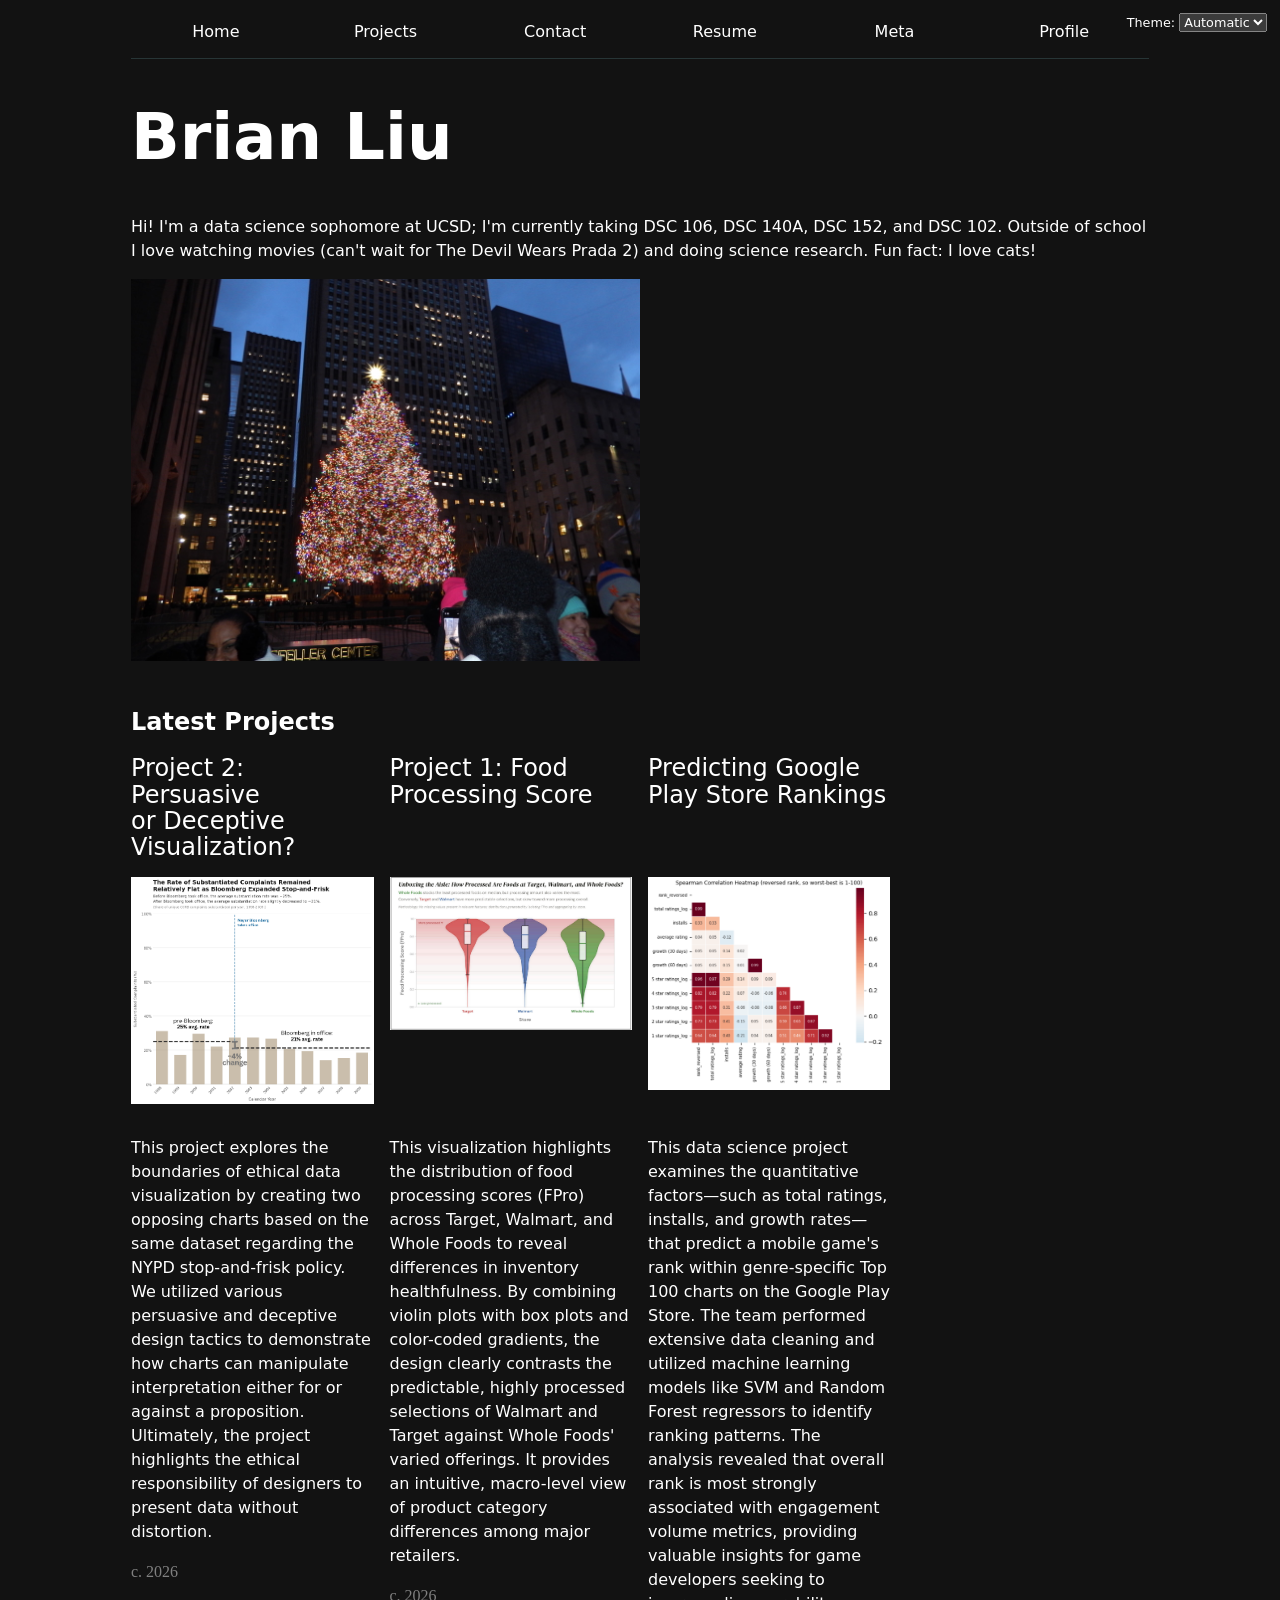
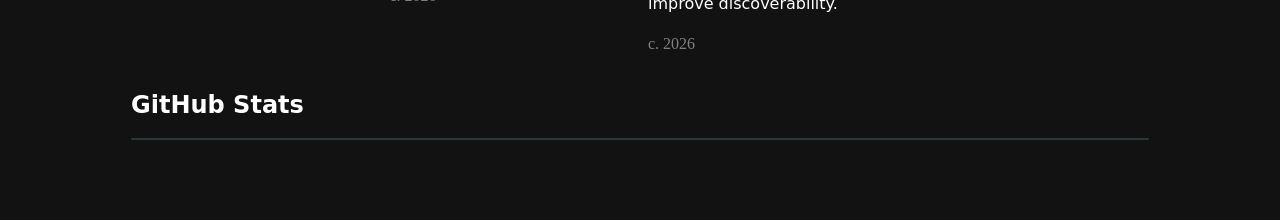
<file: index.html>
<!DOCTYPE html>
<html lang="en">
<head>
    <meta charset="UTF-8">
    <meta name="viewport" content="width=device-width, initial-scale=1.0">
    <title>Brian Liu: Personal site and portfolio</title>
    <link rel="stylesheet" href="style.css">

    <script type="module" src="global.js"></script>
    <script src="index.js" type="module" defer></script>
</head>
<body>
    <!-- <nav>
        <a href="index.html" class="current">Home</a>
        <a href="projects/index.html">Projects</a>
        <a href="resume/index.html">Resume</a>
        <a href="contact/index.html">Contact</a>
        <a href="https://github.com/brianzliu" target="_blank">Profile</a>
    </nav> -->


    <h1>Brian Liu</h1>
    <p>
        Hi! I'm a data science sophomore at UCSD; I'm currently taking DSC 106, 
        DSC 140A, DSC 152, and DSC 102. Outside of school I love watching movies 
        (can't wait for The Devil Wears Prada 2) and doing science research. 
        Fun fact: I love cats!
    </p>
    <img src="images/rockefeller-tree.jpeg" alt="Photo of the tree at Rockefeller Center I took this past winter" style="max-width: 50%;">


    <h2>Latest Projects</h2>
    <div class="projects">
    <!-- Dynamically added content will appear here -->
    </div>

    <h2>GitHub Stats</h2>
    <div id="profile-stats">
        <!-- placeholder -->
    </div>

    
</body>
</html>
</file>
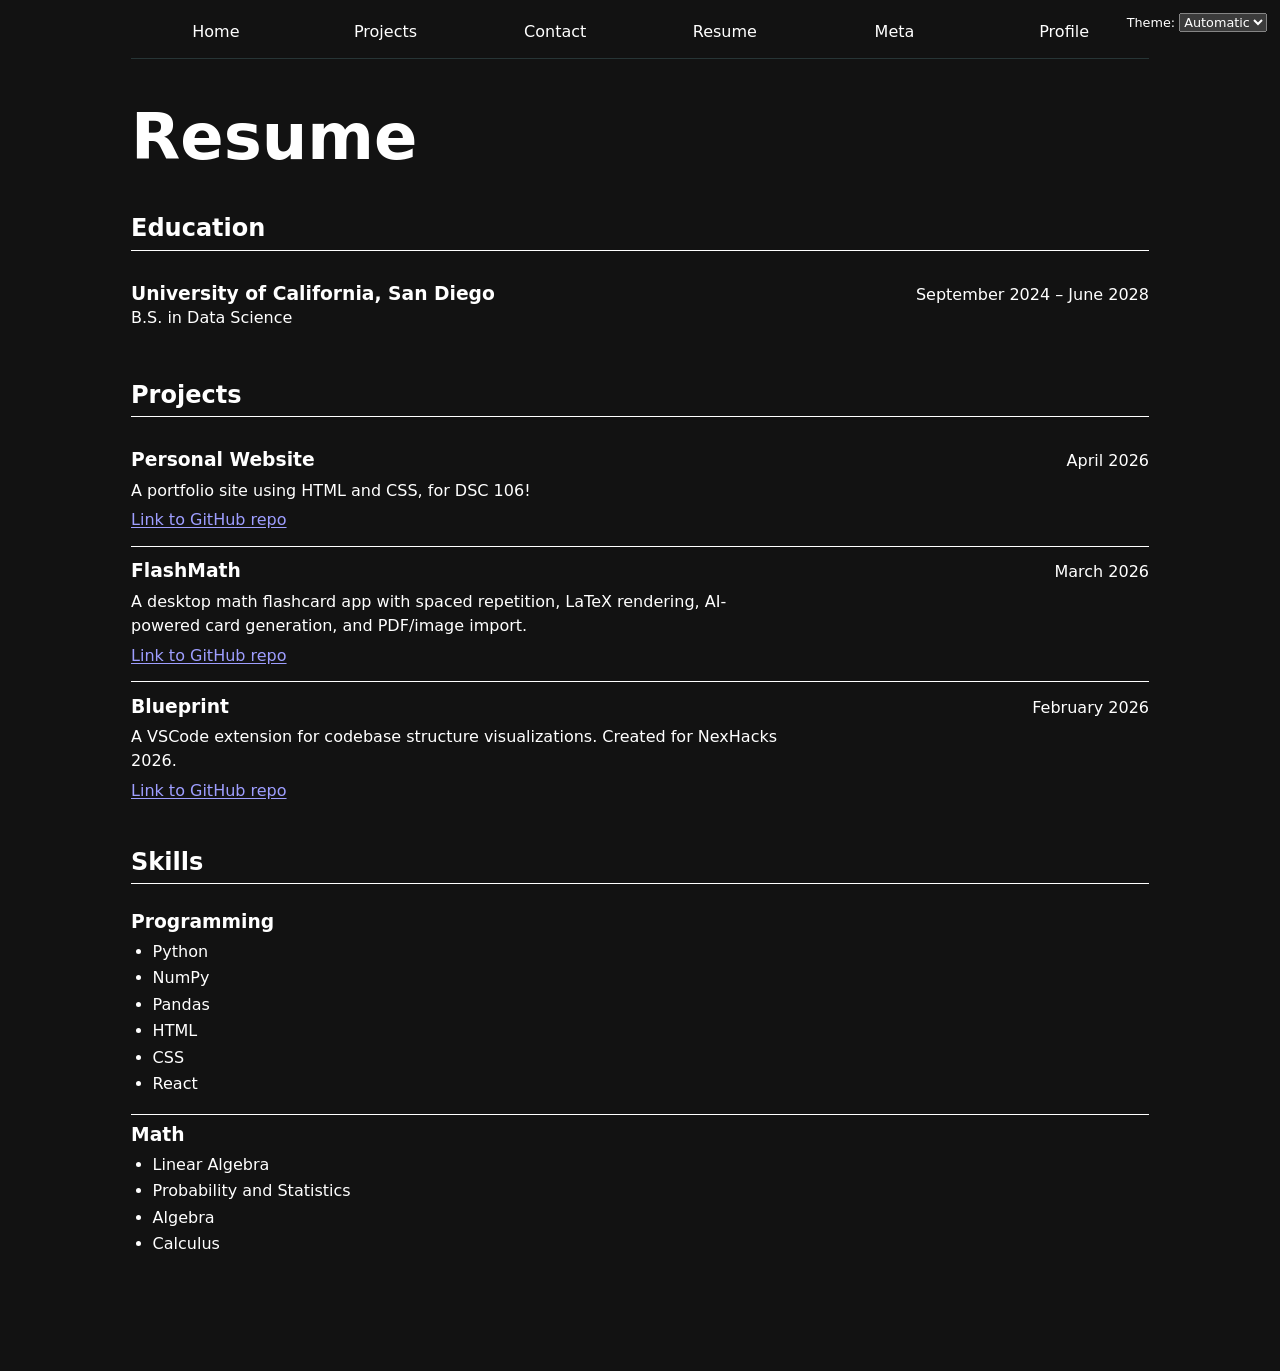
<file: resume/index.html>
<!DOCTYPE html>
<html lang="en">
<head>
    <meta charset="UTF-8">
    <meta name="viewport" content="width=device-width, initial-scale=1.0">
    <title>Resume</title>
    <link rel="stylesheet" href="../style.css">
    <style>
    /* Resume: spacing and layout only — inherits site font and color */

    #education,
    #projects,
    #skills {
        margin-block: 2em;
    }

    section > h2 {
        font-weight: 600;
        margin: 0 0 0.75em;
        padding-bottom: 0.35em;
        border-bottom: 1px solid;
    }

    article {
        padding: 0.85em 0;
        border-bottom: 1px solid;
    }

    article:last-child {
        border-bottom: none;
    }

    article header {
        display: flex;
        justify-content: space-between;
        align-items: baseline;
        flex-wrap: wrap;
        gap: 0.5em 1em;
        margin-bottom: 0.35em;
    }

    article header h3 {
        margin: 0;
    }

    article header > div {
        display: flex;
        flex-direction: column;
        gap: 0.15em;
        min-width: 0;
    }

    article header time,
    article header p {
        margin: 0;
    }

    article > p {
        margin-block: 0.35em;
        max-width: 65ch;
    }

    article a {
        text-underline-offset: 0.15em;
    }

    #skills article {
        padding: 0.6em 0 1em;
    }

    #skills article h3 {
        margin: 0 0 0.4em;
        font-weight: 600;
    }

    #skills ul {
        margin: 0;
        padding-left: 1.35em;
    }

    #skills li {
        margin-block: 0.15em;
    }
    </style>
</head>
<body>
    <!-- <nav>
        <a href="../index.html">Home</a>
        <a href="../projects/index.html">Projects</a>
        <a href="index.html" class="current">Resume</a>
        <a href="../contact/index.html">Contact</a>
        <a href="https://github.com/brianzliu" target="_blank">Profile</a>
    </nav> -->

    <h1>Resume</h1>

    <section id="education">
        <h2>Education</h2>

        <article>
            <header>
                <div>
                    <h3>University of California, San Diego</h3>
                    <p>B.S. in Data Science</p>
                </div>
                <p><time datetime="2024-09">September 2024</time> – <time datetime="2028-06">June 2028</time></p>
            </header>
        </article>
    </section>
    
    <section id="projects">
        <h2>Projects</h2>

        <article>
            <header>
                <h3>Personal Website</h3>
                <time datetime="2026-04">April 2026</time>
            </header>
            <p>A portfolio site using HTML and CSS, for DSC 106!</p>
            <a href="https://github.com/brianzliu/dsc106-portfolio">Link to GitHub repo</a>
        </article>
        <article>
            <header>
                <h3>FlashMath</h3>
                <time datetime="2026-03">March 2026</time>
            </header>
            <p>A desktop math flashcard app with spaced repetition, LaTeX rendering, AI-powered card generation, and PDF/image import.</p>
            <a href="https://github.com/brianzliu/FlashMath">Link to GitHub repo</a>
        </article>
        <article>
            <header>
                <h3>Blueprint</h3>
                <time datetime="2026-02">February 2026</time>
            </header>
            <p>A VSCode extension for codebase structure visualizations. Created for NexHacks 2026.</p>
            <a href="https://github.com/laura-lz/blueprint">Link to GitHub repo</a>
        </article>
    </section>

    <section id="skills">
        <h2>Skills</h2>
        <article>
            <h3>Programming</h3>
            <ul>
                <li>Python</li>
                <li>NumPy</li>
                <li>Pandas</li>
                <li>HTML</li>
                <li>CSS</li>
                <li>React</li>
            </ul>
        </article>
        <article>
            <h3>Math</h3>
            <ul>
                <li>Linear Algebra</li>
                <li>Probability and Statistics</li>
                <li>Algebra</li>
                <li>Calculus</li>
            </ul>
        </article>
    </section>

    <script type="module" src="../global.js"></script>
</body>
</html>
</file>
<file: style.css>
:root {
  --color-accent: oklch(65% 50% 0);
  color-scheme: dark;
}

body {
  /* Set line height to 1.5 times the font size
        and use the OS’s UI font as the website font
      */
  font: 100%/1.5 system-ui;
  max-width: 100ch;
  margin-inline: auto;
  margin-block: 0;
  padding: 0.75em 5% 5%;
}

img {
  max-width: 100%;
  height: auto;
  display: block;
}

nav {
  display: flex;
  margin-bottom: 2em;
  border-bottom-width: 1px;
  border-bottom-style: solid;

  --border-color: oklch(50% 10% 200 / 40%);
  border-bottom-color: var(--border-color);

}

nav a {
  flex: 1;
  text-decoration: none;
  color: inherit;
  text-align: center;
  padding: 0.5em;
  /* Same thickness as hover/current so layout does not shift */
  border-bottom: 0.4em solid transparent;
}

nav a.current {
  border-bottom-color: var(--border-color);
  font-weight: bold;
}

nav a:hover {
  border-bottom-color: var(--color-accent);
  background-color: color-mix(in oklch, var(--color-accent), canvas 85%);
}

form {
  display: grid;
  grid-template-columns: auto 1fr;
  gap: 1em;
  margin-left: 20%;
  margin-right: 20%;

}

form label {
  display: grid;
  grid-template-columns: subgrid;
  grid-column: 1 / -1;
}

form input,
form textarea, 
select {
  font: inherit;
}

form button {
  grid-column: 1 / -1;
  padding-top: 0.5%;
  padding-bottom: 0.5%;
  font-size: 16px;
}


.projects {
  display: grid;
  grid-template-columns: repeat(auto-fill, minmax(15em, 1fr));
  gap: 1em;
}

.projects article {
  display: grid;
  grid-template-rows: subgrid;
  grid-row: span 3;
  margin: 0;
}

.projects article h2 {
  margin: 0;
  font-weight: normal;
}

#profile-stats {
  display: flex;
  gap: 1px;
  background: oklch(50% 10% 200 / 20%);
  border: 1px solid oklch(50% 10% 200 / 30%);
  border-radius: 0.75em;
  overflow: hidden;
  margin-block: 1em;
}

#profile-stats .stat {
  flex: 1;
  display: flex;
  flex-direction: column;
  align-items: center;
  padding: 1.2em 0.5em;
  background: canvas;
  gap: 0.2em;
  transition: background 0.2s;
}

#profile-stats .stat:hover {
  background: color-mix(in oklch, var(--color-accent), canvas 88%);
}

#profile-stats .stat-value {
  font-size: 2em;
  font-weight: 700;
  color: var(--color-accent);
  line-height: 1;
}

#profile-stats .stat-label {
  font-size: 0.75em;
  opacity: 0.6;
  text-transform: uppercase;
  letter-spacing: 0.05em;
}

img + h2 {
  margin-top: 2em;
}

h1 {
  font-size: 400%;
}

h1, h2, h3, h4, h5, h6 {
  line-height: 1.1;
  text-wrap: balance;
}

label.color-scheme {
  position: absolute;
  top: 1em;
  right: 1em;
  font-size: 80%;
}




#projects-plot {
  max-width: 20em;
  margin-block: 2em;
  overflow: visible;
}

.container {
  display: flex;
  align-items: center;
  gap: 2em;
}

.legend {
  flex: 1;
  display: grid;
  grid-template-columns: repeat(auto-fill, minmax(9em, 1fr));
  gap: 1em;
  border: 1px solid oklch(50% 10% 200 / 30%);
  border-radius: 0.75em;
  padding: 1em;
  margin: 1em 0;
  list-style: none;
}

.legend li {
  display: flex;
  align-items: center;
  gap: 0.5em;
}

.swatch {
  display: inline-block;
  width: 1em;
  height: 1em;
  background-color: var(--color);
  border-radius: 50%;
}

/* Styling for project year */
.project-year {
  font-family: Baskerville, serif;
  font-variant-numeric: oldstyle-nums;
  color: gray;
}

/* Pie chart interactions */
svg:has(path:hover) path:not(:hover) {
  opacity: 0.5;
}

path {
  transition: 300ms;
  cursor: pointer;
}

.selected {
  --color: oklch(60% 45% 0) !important;
}

.selected:is(path) {
  fill: var(--color);
}

/* Style the search bar */
.searchBar {
  display: block;
  width: 100%;
  padding: 0.75em 1em;
  font-size: 1.1em;
  margin-block: 2em;
  border-radius: 0.5em;
  border: 1px solid oklch(50% 10% 200 / 40%);
  background: canvas;
  color: inherit;
  box-sizing: border-box;
  font-family: inherit;
}

.searchBar:focus {
  outline: none;
  border-color: var(--color-accent);
  box-shadow: 0 0 0 2px color-mix(in oklch, var(--color-accent), transparent 70%);
}

/* ===== Meta page styles ===== */

#stats .stats {
  display: grid;
  grid-auto-flow: column;
  grid-auto-columns: 1fr;
  grid-template-rows: auto auto;
  gap: 0.25em 2em;
  padding: 0;
  margin-block: 1.5em;
  border: none;
}

#stats .stats dt {
  grid-row: 1;
  font-size: 0.8em;
  text-transform: uppercase;
  letter-spacing: 0.05em;
  opacity: 0.55;
  font-weight: 500;
  margin: 0;
}

#stats .stats dd {
  grid-row: 2;
  margin: 0;
  font-size: 2.5em;
  font-weight: 300;
  line-height: 1;
  color: inherit;
}

/* Language breakdown: monospace stacked columns */
#language-breakdown.stats {
  display: grid;
  grid-auto-flow: column;
  grid-auto-columns: 1fr;
  grid-template-rows: auto auto;
  justify-items: center;
  text-align: center;
  gap: 0.25em 2em;
  padding: 0;
  border: none;
  border-radius: 0;
  margin-block: 1.5em;
  font-family: ui-monospace, "SF Mono", Menlo, Consolas, monospace;
}

#language-breakdown.stats dt {
  grid-row: 1;
  margin: 0;
  font-size: 1.5em;
  font-weight: 400;
  text-transform: uppercase;
  letter-spacing: 0;
  opacity: 1;
}

#language-breakdown.stats dd {
  grid-row: 2;
  margin: 0;
  display: flex;
  flex-direction: column;
  align-items: center;
  font-size: 1.5em;
  font-weight: 400;
  line-height: 1.4;
}

#language-breakdown.stats dd .lines,
#language-breakdown.stats dd .pct {
  display: block;
}

/* Scatterplot */
#chart {
  margin-block: 1.5em;
}

.gridlines line {
  stroke: oklch(70% 5% 200 / 25%);
  stroke-dasharray: 2 2;
}

.gridlines path {
  display: none;
}

circle {
  transition: 200ms;
  transform-origin: center;
  transform-box: fill-box;
  @starting-style {
    r: 0;
  }
}

circle:hover {
  transform: scale(1.5);
}

circle.selected {
  fill: #ef8a8a;
}

/* Tooltip */
dl.info {
  display: grid;
  grid-template-columns: auto 1fr;
  gap: 0.25em 1em;
  margin: 0;
  padding: 0.75em 1em;
  transition-duration: 500ms;
  transition-property: opacity, visibility;
}

dl.info dt {
  margin: 0;
  font-size: 0.75em;
  text-transform: uppercase;
  letter-spacing: 0.05em;
  opacity: 0.6;
  align-self: center;
}

dl.info dd {
  margin: 0;
  font-weight: 500;
}

dl.info a {
  color: var(--color-accent);
}

.tooltip {
  position: fixed;
  top: 1em;
  left: 1em;
  background-color: color-mix(in oklch, canvas, transparent 15%);
  backdrop-filter: blur(8px);
  box-shadow: 0 4px 16px oklch(0% 0 0 / 25%);
  border: 1px solid oklch(50% 10% 200 / 30%);
  border-radius: 0.5em;
  pointer-events: none;
  z-index: 10;
}

dl.info[hidden]:not(:hover, :focus-within) {
  opacity: 0;
  visibility: hidden;
}

/* Brush selection rectangle */
.selection {
  fill: #d0d0d0;
  fill-opacity: 0.5;
  stroke: #333;
  stroke-opacity: 0.9;
  stroke-width: 1.5;
  stroke-dasharray: 6 4;
}

#selection-count {
  font-style: italic;
  opacity: 0.8;
}



#files {
  display: grid;
  grid-template-columns: 1fr 4fr;

  > div {
    grid-column: 1 / -1;
    display: grid;
    grid-template-columns: subgrid;
  }

  dt {
    grid-column: 1;
  }

  dt small {
    display: block;
    font-size: 0.8em;
    opacity: 0.6;
  }

  .loc {
    display: flex;
    width: 0.5em;
    aspect-ratio: 1;
    background: var(--color, steelblue);
    border-radius: 50%;
  }

  dd {
    grid-column: 2;
    display: flex;
    flex-wrap: wrap;
    align-items: start;
    align-content: start;
    gap: 0.15em;
    padding-top: 0.6em;
    margin-left: 0;
  }
}


#scrolly-1,
#scrolly-2 {
  position: relative;
  display: flex;
  gap: 1rem;

  > * {
    flex: 1;
  }
}

#scrolly-2 {
  flex-direction: row-reverse;
}

#scatter-story,
#files-story {
  position: relative;
}

#scatter-plot,
#files-plot {
  position: sticky;
  top: 0;
  left: 0;
  bottom: auto;
}

#scatter-plot {
  height: 50vh;
}

#files-plot {
  max-height: 90vh;
  overflow-y: auto;
}
</file>
